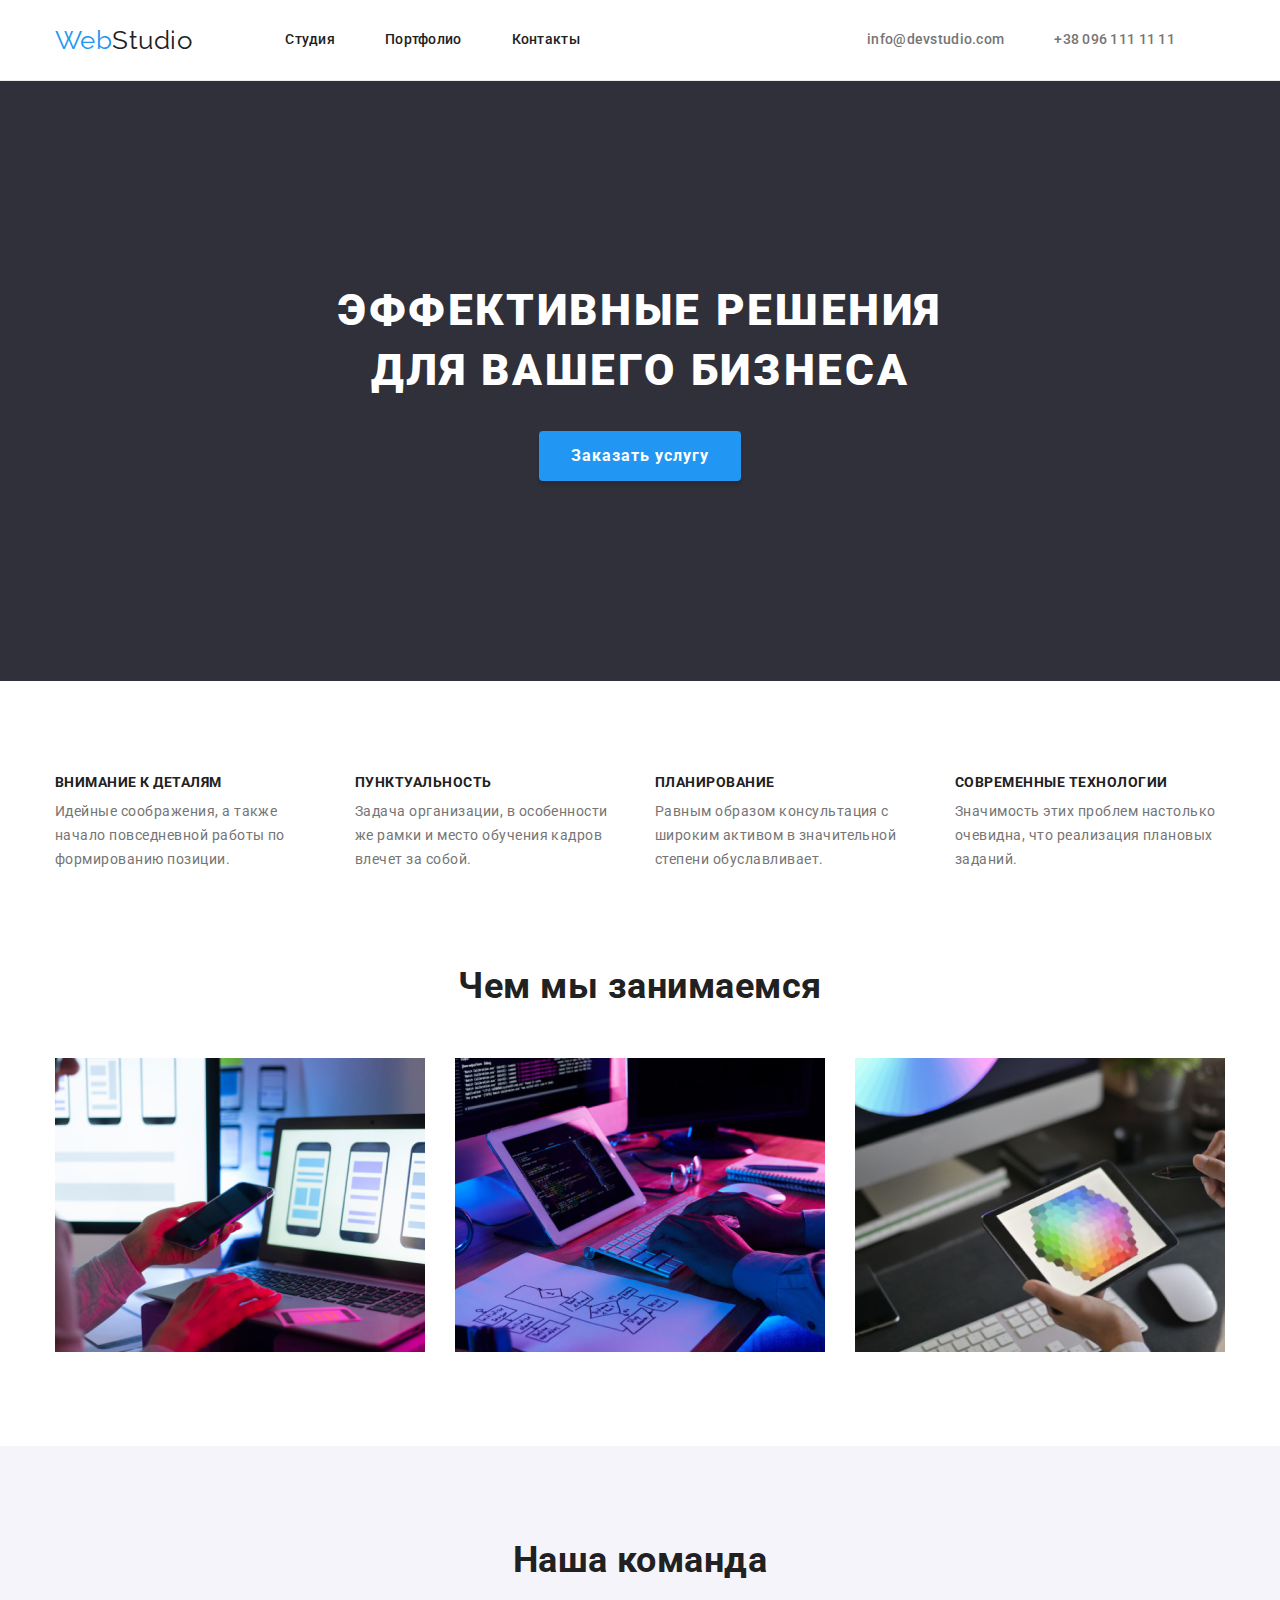
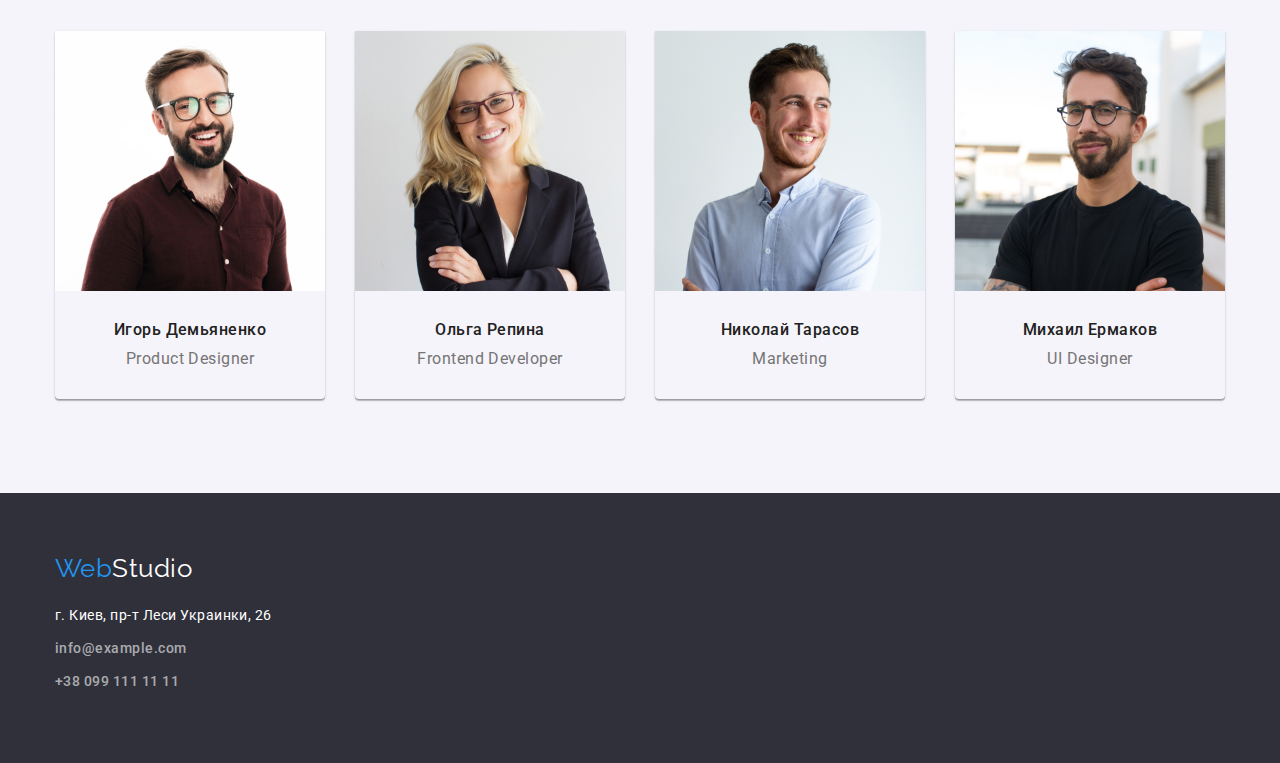
<file: index.html>
<!DOCTYPE html>
<html lang="ru">
    <head>
        <meta charset="UTF-8" />
        <meta http-equiv="X-UA-Compatible" content="IE=edge" />
        <meta name="viewport" content="width=device-width, initial-scale=1.0" />
        <title>Document</title>
        <link rel="preconnect" href="https://fonts.gstatic.com" />
        <link
            href="https://fonts.googleapis.com/css2?family=Raleway:wght@700&family=Roboto:wght@400;500;700;900&display=swap"
            rel="stylesheet"
        />
        <link
            rel="stylesheet"
            href="https://cdnjs.cloudflare.com/ajax/libs/modern-normalize/1.0.0/modern-normalize.min.css"
        />
        <link rel="stylesheet" href="css/styles.css" />
    </head>
    <body>
        <header class="line-bottom">
            <div class="container">
                <nav class="main-nav">
                    <a href="index.html" class="logo link"
                        ><span class="logo-accent">Web</span>Studio</a
                    >
                    <ul class="site-nav list">
                        <li class="item">
                            <a href="index.html" class="link">Студия</a>
                        </li>
                        <li class="item">
                            <a href="portfolio.html" class="link">Портфолио</a>
                        </li>
                        <li class="item">
                            <a href="" class="link item">Контакты</a>
                        </li>
                    </ul>

                    <ul class="contact list mail-like auth-nav">
                        <li class="item">
                            <a
                                href="mailto:info@devstudio.com"
                                class="mail link"
                                >info@devstudio.com</a
                            >
                        </li>
                        <li class="item">
                            <a href="tel:+380961111111" class="tel link"
                                >+38 096 111 11 11</a
                            >
                        </li>
                    </ul>
                </nav>
            </div>
        </header>
        <main>
            <section class="hero">
                <div class="container">
                    <h1 class="hero-title">
                        Эффективные решения для вашего бизнеса
                    </h1>
                    <button type="button" class="hero-button button">
                        Заказать услугу
                    </button>
                </div>
            </section>
            <section class="section feature-section">
                <div class="container">
                    <ul class="feature-list list">
                        <li class="item-list">
                            <h3 class="section-title">Внимание к деталям</h3>
                            <p class="section-info">
                                Идейные соображения, а также начало повседневной
                                работы по формированию позиции.
                            </p>
                        </li>
                        <li class="item-list">
                            <h3 class="section-title">Пунктуальность</h3>
                            <p class="section-info">
                                Задача организации, в особенности же рамки и
                                место обучения кадров влечет за собой.
                            </p>
                        </li>
                        <li class="item-list">
                            <h3 class="section-title">Планирование</h3>
                            <p class="section-info">
                                Равным образом консультация с широким активом в
                                значительной степени обуславливает.
                            </p>
                        </li>
                        <li class="item-list">
                            <h3 class="section-title">
                                Современные технологии
                            </h3>
                            <p class="section-info">
                                Значимость этих проблем настолько очевидна, что
                                реализация плановых заданий.
                            </p>
                        </li>
                    </ul>
                </div>
            </section>
            <section class="section">
                <div class="container">
                    <h2 class="section-big list">Чем мы занимаемся</h2>
                    <ul class="work list">
                        <li class="work-item">
                            <a href="">
                                <img
                                    src="images/computer.jpg"
                                    alt="Кодит на компьютере"
                                    width="370"
                            /></a>
                        </li>
                        <li class="work-item">
                            <a href=""
                                ><img
                                    src="images/notebook.jpg"
                                    alt="Кодит на ноутбуке"
                                    width="370"
                            /></a>
                        </li>
                        <li class="work-item">
                            <a href="">
                                <img
                                    src="images/tablet.jpg"
                                    alt="Кодит на планшете"
                                    width="370"
                            /></a>
                        </li>
                    </ul>
                </div>
            </section>
            <section class="section team-color">
                <div class="container">
                    <h2 class="section-big list">Наша команда</h2>
                    <ul class="team list">
                        <li class="team-item">
                            <img
                                src="images/demyanenko.jpg"
                                alt="На фото Игорь Демьяненко"
                                width="270"
                            />
                            <div class="man-rang-item">
                                <h3 class="section-man">Игорь Демьяненко</h3>
                                <p class="section-rang">Product Designer</p>
                            </div>
                        </li>
                        <li class="team-item">
                            <img
                                src="images/repina.jpg"
                                alt="На фото Ольга Репина"
                                width="270"
                            />
                            <div class="man-rang-item">
                                <h3 class="section-man">Ольга Репина</h3>
                                <p class="section-rang">Frontend Developer</p>
                            </div>
                        </li>
                        <li class="team-item">
                            <img
                                src="images/tarasov.jpg"
                                alt="На фото Николай Тарасов"
                                width="270"
                            />
                            <div class="man-rang-item">
                                <h3 class="section-man">Николай Тарасов</h3>
                                <p class="section-rang">Marketing</p>
                            </div>
                        </li>
                        <li class="team-item">
                            <img
                                src="images/ermakov.jpg"
                                alt="На фото Михаил Ермаков"
                                width="270"
                            />
                            <div class="man-rang-item">
                                <h3 class="section-man">Михаил Ермаков</h3>
                                <p class="section-rang">UI Designer</p>
                            </div>
                        </li>
                    </ul>
                </div>
            </section>
        </main>
        <footer class="footer">
            <div class="container">
                <a href="index.html" class="logo link logo-footer"
                    ><span class="logo-accent">Web</span
                    ><span class="logo-white">Studio</span></a
                >
                <address class="adds-like">
                    <p class="list">
                        <span class="adds"
                            >г. Киев, пр-т Леси Украинки, 26</span
                        >
                    </p>
                    <ul class="contact list">
                        <li>
                            <a
                                href="mailto:info@example.com"
                                class="mail link contact-mail-down"
                                >info@example.com</a
                            >
                        </li>
                        <li>
                            <a
                                href="tel:+380991111111"
                                class="tel link contact-mail-down"
                                >+38 099 111 11 11</a
                            >
                        </li>
                    </ul>
                </address>
            </div>
        </footer>
    </body>
</html>
</file>
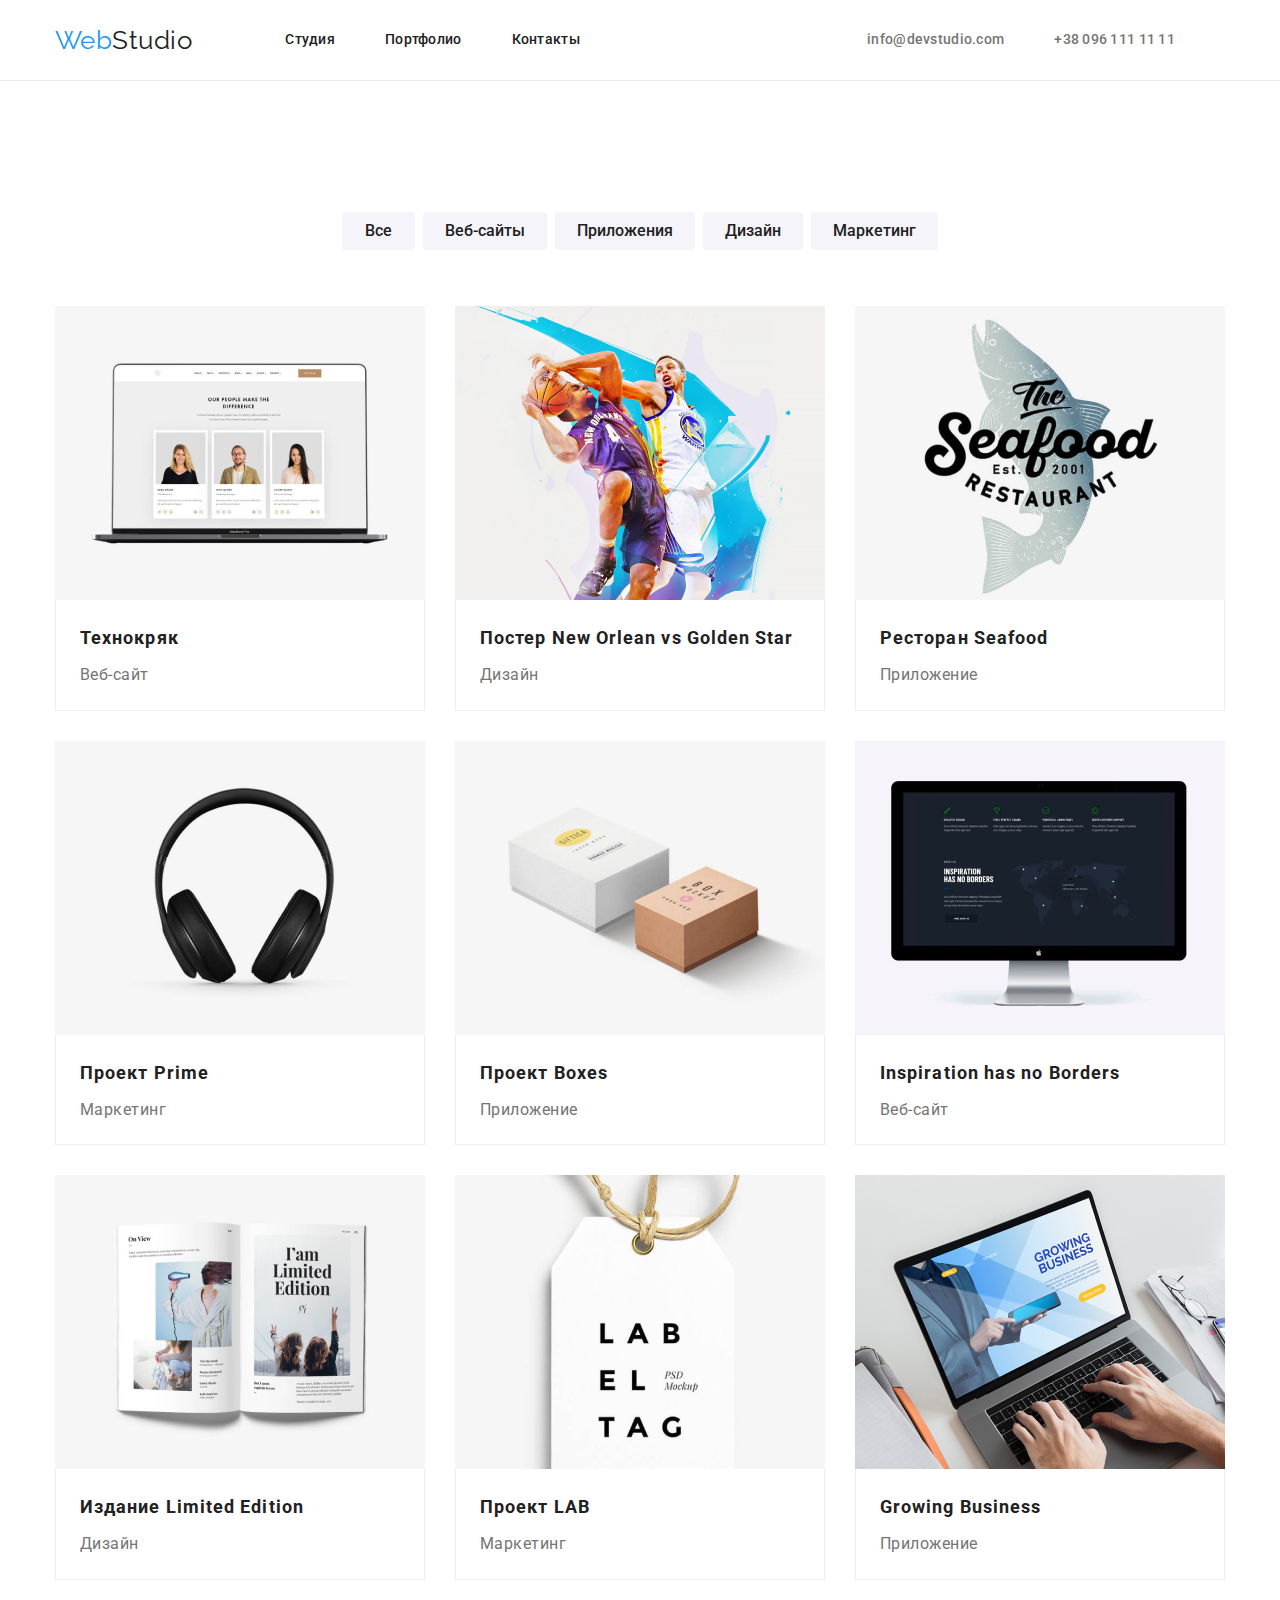
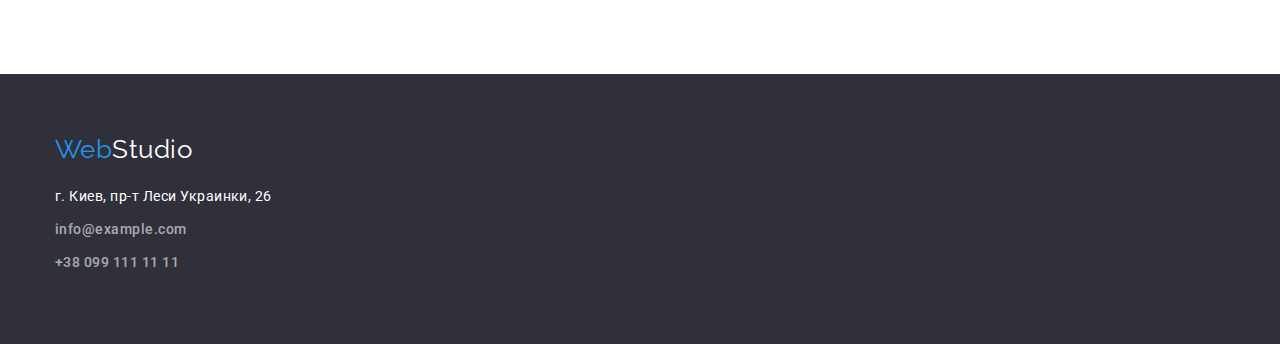
<file: portfolio.html>
<!DOCTYPE html>
<html lang="ru">
    <head>
        <meta charset="UTF-8" />
        <meta http-equiv="X-UA-Compatible" content="IE=edge" />
        <meta name="viewport" content="width=device-width, initial-scale=1.0" />
        <title>Document</title>
        <link
            href="https://fonts.googleapis.com/css2?family=Raleway:wght@700&family=Roboto:wght@400;500;700;900&display=swap"
            rel="stylesheet"
        />
        <link
            rel="stylesheet"
            href="https://cdnjs.cloudflare.com/ajax/libs/modern-normalize/1.0.0/modern-normalize.min.css"
        />

        <link rel="stylesheet" href="./css/styles.css" />
    </head>
    <body>
        <header  class="line-bottom">
            <div class="container">
                <nav class="main-nav">
                    <a href="index.html" class="logo link"
                        ><span class="logo-accent">Web</span>Studio</a
                    >
                    <ul class="site-nav list">
                        <li class="item">
                            <a href="index.html" class="link">Студия</a>
                        </li>
                        <li class="item">
                            <a href="portfolio.html" class="link">Портфолио</a>
                        </li>
                        <li class="item">
                            <a href="" class="link item">Контакты</a>
                        </li>
                    </ul>

                    <ul class="contact list mail-like auth-nav">
                        <li class="item">
                            <a
                                href="mailto:info@devstudio.com"
                                class="mail link"
                                >info@devstudio.com</a
                            >
                        </li>
                        <li class="item">
                            <a href="tel:+380961111111" class="tel link"
                                >+38 096 111 11 11</a
                            >
                        </li>
                    </ul>
                </nav>
            </div>
        </header>
        <main>
            <section class="section">
                <div class="container">
                    <h1 class="invise">Портфолио</h1>
                    <!-- Список кнопок -->
                    <ul class="site-option list">
                        <li class="item-button">
                            <button
                                type="button"
                                class="button site-option-button"
                            >
                                Все
                            </button>
                        </li>
                        <li class="item-button">
                            <button
                                type="button"
                                class="button site-option-button"
                            >
                                Веб-сайты
                            </button>
                        </li>
                        <li class="item-button">
                            <button
                                type="button"
                                class="button site-option-button"
                            >
                                Приложения
                            </button>
                        </li>
                        <li class="item-button">
                            <button
                                type="button"
                                class="button site-option-button"
                            >
                                Дизайн
                            </button>
                        </li>
                        <li class="item-button">
                            <button
                                type="button"
                                class="button site-option-button"
                            >
                                Маркетинг
                            </button>
                        </li>
                    </ul>

                    <!-- Список карточек -->

                    <ul class="site-combining list">
                        <li class="item-link">
                            <a href="" class="link">
                                <img
                                    src="images/notebookstudio.jpg"
                                    alt="Ноутбук"
                                    width="370"
                                />
                                <div class="line-item">
                                    <h3 class="section-name">Технокряк</h3>
                                    <p class="section-use">Веб-сайт</p>
                                </div></a
                            >
                        </li>
                        <li class="item-link">
                            <a href="" class="link">
                                <img
                                    src="images/poster.jpg"
                                    alt="Постер с двумя баскетболистами"
                                    width="370"
                                />
                                <div class="line-item">
                                    <h3 class="section-name">
                                        Постер New Orlean vs Golden Star
                                    </h3>
                                    <p class="section-use">Дизайн</p>
                                </div></a
                            >
                        </li>
                        <li class="item-link">
                            <a href="" class="link">
                                <img
                                    src="images/logoseafood.jpg"
                                    alt="Логотип ресторана Seafood"
                                    width="370"
                                />
                                <div class="line-item">
                                    <h3 class="section-name">
                                        Ресторан Seafood
                                    </h3>
                                    <p class="section-use">Приложение</p>
                                </div></a
                            >
                        </li>
                        <li class="item-link">
                            <a href="" class="link">
                                <img
                                    src="images/headphones.jpg"
                                    alt="Наушники"
                                    width="370"
                                />
                                <div class="line-item">
                                    <h3 class="section-name">Проект Prime</h3>
                                    <p class="section-use">Маркетинг</p>
                                </div></a
                            >
                        </li>
                        <li class="item-link">
                            <a href="" class="link">
                                <img
                                    src="images/boxes.jpg"
                                    alt="Две коробки"
                                    width="370"
                                />
                                <div class="line-item">
                                    <h3 class="section-name">Проект Boxes</h3>
                                    <p class="section-use">Приложение</p>
                                </div></a
                            >
                        </li>
                        <li class="item-link">
                            <a href="" class="link">
                                <img
                                    src="images/laptop.jpg"
                                    alt="Компьютер"
                                    width="370"
                                />
                                <div class="line-item">
                                    <h3 class="section-name">
                                        Inspiration has no Borders
                                    </h3>
                                    <p class="section-use">Веб-сайт</p>
                                </div></a
                            >
                        </li>
                        <li class="item-link">
                            <a href="" class="link">
                                <img
                                    src="images/journale.jpg"
                                    alt="Журнал"
                                    width="370"
                                />
                                <div class="line-item">
                                    <h3 class="section-name">
                                        Издание Limited Edition
                                    </h3>
                                    <p class="section-use">Дизайн</p>
                                </div></a
                            >
                        </li>
                        <li class="item-link">
                            <a href="" class="link">
                                <img
                                    src="images/tag.jpg"
                                    alt="Бирка"
                                    width="370"
                                />
                                <div class="line-item">
                                    <h3 class="section-name">Проект LAB</h3>
                                    <p class="section-use">Маркетинг</p>
                                </div></a
                            >
                        </li>
                        <li class="item-link">
                            <a href="" class="link">
                                <img
                                    src="images/notebookhand.jpg"
                                    alt="Печатает на ноутбуке"
                                    width="370"
                                />
                                <div class="line-item">
                                    <h3 class="section-name">
                                        Growing Business
                                    </h3>
                                    <p class="section-use">Приложение</p>
                                </div></a
                            >
                        </li>
                    </ul>
                </div>
            </section>
        </main>
        <footer class="footer">
            <div class="container">
                <a href="index.html" class="logo link logo-footer"
                    ><span class="logo-accent">Web</span
                    ><span class="logo-white">Studio</span></a
                >
                <address class="adds-like">
                    <p class="list">
                        <span class="adds"
                            >г. Киев, пр-т Леси Украинки, 26</span
                        >
                    </p>
                    <ul class="contact list">
                        <li>
                            <a
                                href="mailto:info@example.com"
                                class="mail link contact-mail-down"
                                >info@example.com</a
                            >
                        </li>
                        <li>
                            <a
                                href="tel:+380991111111"
                                class="tel link contact-mail-down"
                                >+38 099 111 11 11</a
                            >
                        </li>
                    </ul>
                </address>
            </div>
        </footer>
    </body>
</html>
</file>
<file: css/styles.css>
/* цвет основного текста #757575; */
/* вторичный цвет текста  #212121*/
/* основной фон #FFFFFF  */
/* акцент #2196F3 */
/* вторичный цвет фона #2F303A */
/* основной белый цвет #FFFFFF */
:root {
    --light-gray: #757575;
    --dark-gray-100: #212121;
    --blue: #2196f3;
    --white: #fff;
    --dark-gray-200: #2f303a;
    --star-white: #f5f4fa;
    --white-link: #ffffff99;

    --primary-text-color: var(--light-gray);
    --title-text-color: var(--dark-gray-100);
    --accent-color: var(--blue);
    --primary-background-color: var(--white);
    --secondary-background-color: var(--dark-gray-200);
    --title-background-color: var(--star-white);
}
body {
    background-color: var(--primary-background-color);
    color: var(--primary-text-color);
    font-family: Roboto, sans-serif;
    letter-spacing: 0.03em;
}
.link {
    text-decoration: none;
    outline: none;
    display: inline-block;
}
.list {
    list-style: none;
    padding: 0;
    margin: 0;
}
.container {
    width: 1200px;
    padding-left: 15px;
    padding-right: 15px;

    margin-left: auto;
    margin-right: auto;

    /* outline: 2px solid tomato;ы */
}
.button {
    cursor: pointer;
    outline: none;
    border: none;
}

.section {
    padding-top: 94px;
    padding-bottom: 94px;

    /* background-color: tomato; */
}
.section.no-padding {
    padding-top: 0;
    padding-bottom: 0;
}

h1,
h2,
h3,
h4,
h5,
h6,
p,
ul {
    margin: 0;
}

img {
    max-width: 100%;
    height: auto;
    display: block;
}

/* Шапка и подвал */

.logo {
    display: inline-block;
    color: var(--title-text-color);
    font-family: raleway;
    font-size: 26px;
    line-height: 1.19;
}
.logo-accent,
.logo:focus {
    color: var(--accent-color);
}

.logo-white {
    color: var(--white);
}

.logo.logo-footer {
    margin-top: 0;
    margin-bottom: 20px;
}

.line-bottom {
    border-bottom: 1px solid #ececec;
}

.main-nav {
    display: flex;
    align-items: center;
}

.site-nav {
    display: flex;
    font-size: 14px;
    line-height: 1.14;
    font-weight: 500;
    letter-spacing: 0.02em;

    margin-left: 93px;
}

.site-nav .item + .item {
    margin-left: 50px;
}

.site-nav .link {
    display: block;
    padding-top: 32px;
    padding-bottom: 32px;

    color: var(--title-text-color);
}
.site-nav .link:active,
.site-nav .link:focus,
.site-nav .link:hover {
    color: var(--accent-color);
}

.auth-nav {
    display: flex;
    margin-left: auto;
    align-items: center;
}

.auth-nav .item:not(last-child) {
    margin-right: 50px;
}

.footer {
    background-color: var(--secondary-background-color);
    padding-top: 60px;
    padding-bottom: 60px;
}

.contact {
    color: var(--title-text-color);
    font-size: 14px;
    line-height: 1.14;
    font-weight: 500;
}

.contact .mail,
.contact .tel {
    color: var(--primary-text-color);
}
.contact .mail:focus,
.contact .mail:hover,
.contact .tel:focus,
.contact .tel:hover {
    color: var(--accent-color);
}
.mail-like {
    color: var(--primary-text-color);
    letter-spacing: 0.02em;
}
.adds-like {
    font-style: normal;
}
.adds {
    font-size: 14px;
    line-height: 1.71;

    color: var(--white);
    display: inline-block;
    margin-top: 0;
    margin-bottom: 9px;
}

.contact .contact-mail-down {
    font-size: 14px;
    line-height: 1.71;

    color: var(--white-link);
    display: inline-block;
    margin-top: 0;
    margin-bottom: 9px;
}

/* index.html */
.hero {
    background-color: var(--secondary-background-color);
    text-align: center;
    padding-top: 200px;
    padding-bottom: 200px;

    /* outline: 1px solid tomato; */
}

.hero-title {
    color: var(--white);
    font-size: 44px;
    line-height: 1.36;
    font-weight: 900;
    letter-spacing: 0.06em;
    text-transform: uppercase;
    margin: 0 auto 30px;

    max-width: 696px;
}
.hero-button {
    background-color: var(--accent-color);
    color: var(--white);
    font-size: 16px;
    line-height: 1.87;
    font-weight: 700;
    letter-spacing: 0.06em;
    border-radius: 4px;
    box-shadow: 0px 4px 4px rgba(0, 0, 0, 0.15);
    padding: 10px 32px;

    min-width: 200px;
}

.feature-list {
    display: flex;
    width: 270px;
}

.section.feature-section {
    padding-bottom: 0;
}

.item-list {
    flex-basis: 270px;
}

.item-list:not(:last-child) {
    margin-right: 30px;
}

.section-title {
    color: var(--title-text-color);
    font-size: 14px;
    line-height: 1.14;
    font-weight: 700;
    text-transform: uppercase;

    margin-top: 0;
    margin-bottom: 10px;
    min-width: 270px;
}
.section-info {
    font-size: 14px;
    line-height: 1.7;
    margin-top: 0;
}

.work {
    display: flex;
    flex-wrap: wrap;
    justify-content: center;
}

.work-item {
    flex-basis: 370px;
}

.work .work-item:not(:last-child) {
    margin-right: 30px;
}

.section-big {
    color: var(--title-text-color);
    font-size: 36px;
    line-height: 1.16;
    font-weight: 700;
    margin-top: 0;
    margin-bottom: 50px;
    text-align: center;
}

.team-color {
    background-color: var(--title-background-color);
}

.team {
    display: flex;
    flex-wrap: nowrap;
}

.team .team-item {
    margin-top: 0;
    box-shadow: 0px 1px 3px rgba(0, 0, 0, 0.12), 0px 1px 1px rgba(0, 0, 0, 0.14),
        0px 2px 1px rgba(0, 0, 0, 0.2);
    border-radius: 0px 0px 4px 4px;
}

.team .team-item:not(:last-child) {
    margin-right: 30px;
}

.section-man {
    color: var(--title-text-color);
    font-size: 16px;
    line-height: 1.18;
    font-weight: 500;
    text-align: center;

    margin-top: 0;
    margin-bottom: 10px;
}
.section-rang {
    font-size: 16px;
    line-height: 1.18;
    text-align: center;

    margin-top: 0;
}

.man-rang-item {
    padding-top: 30px;
    padding-bottom: 30px;
}

/* portfolio.html */

.invise {
    visibility: hidden;
}

.site-option {
    display: flex;
    justify-content: center;
    margin-bottom: 56px;
}

.site-option .site-option-button {
    background-color: var(--title-background-color);
    color: var(--title-text-color);
    font-family: Roboto, sans-serif;
    font-size: 16px;
    line-height: 1.62;
    font-weight: 500;
    border-radius: 4px;

    padding: 6px 22px;
    min-width: 73px;
    max-width: 145px;
}

.site-option .item-button:not(:last-child) {
    margin-right: 8px;
}

.item-link {
    flex-basis: 370px;
}
.site-combining .item-link:nth-last-child(-n + 3) {
    margin-bottom: 0;
}

.site-option .site-option-button:hover,
.site-option .site-option-button:focus {
    background-color: var(--accent-color);
    color: var(--white);
}

.site-combining {
    display: flex;
    flex-wrap: wrap;
    justify-content: center;
}

.site-combining li {
    box-sizing: border-box;

    margin-right: 30px;
    margin-bottom: 30px;
}

.site-combining li:nth-child(3n) {
    margin-right: 0;
}

.line-item {
    border: 1px solid #eeeeee;
    border-top: none;
    padding-top: 20px;
    padding-bottom: 20px;
    padding-left: 24px;
    padding-right: 24px;
}

.section-name {
    color: var(--title-text-color);
    font-size: 18px;
    line-height: 2;
    letter-spacing: 0.06em;

    margin-top: 0;
    margin-bottom: 4px;
}
.section-use {
    color: var(--primary-text-color);
    font-size: 16px;
    line-height: 1.87;

    margin-top: 0;
}
</file>
